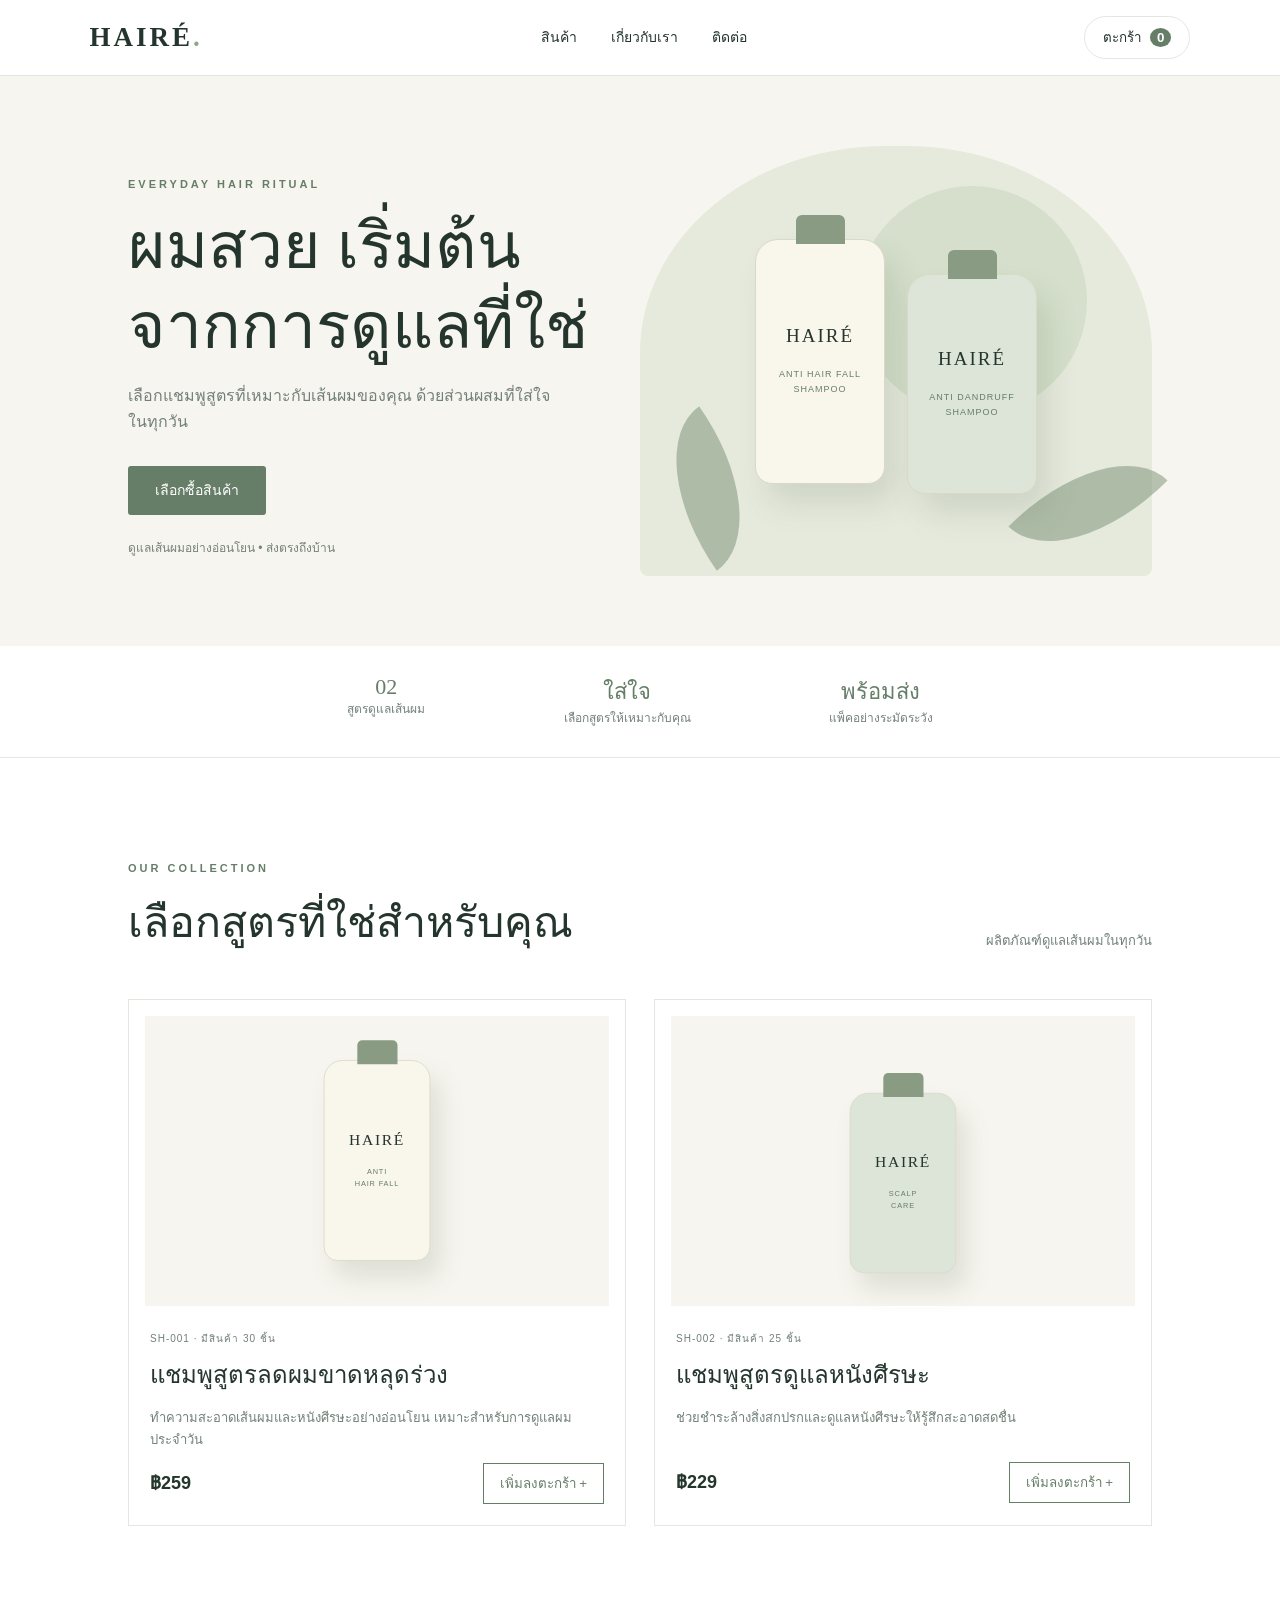
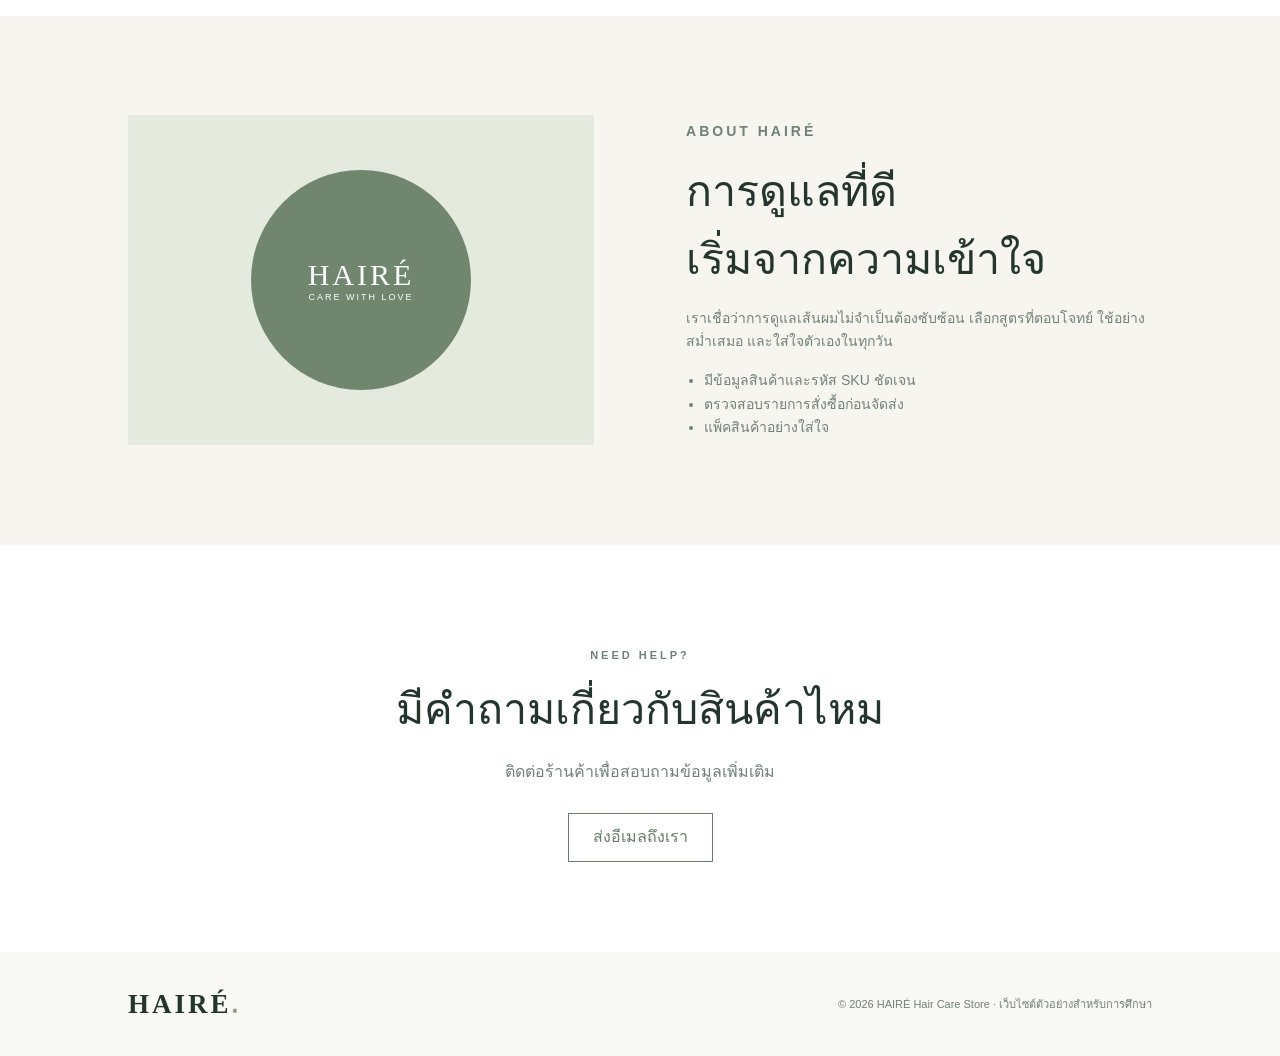
<file: index.html>
<!doctype html>
<html lang="th">
<head>
<meta charset="utf-8"><meta name="viewport" content="width=device-width,initial-scale=1">
<meta name="description" content="ร้านแชมพูดูแลเส้นผม เลือกสูตรที่เหมาะกับคุณ พร้อมบริการจัดส่ง">
<title>HAIRÉ — Hair Care Store</title>
<link rel="stylesheet" href="style.css">
</head>
<body>
<header class="topbar"><a class="brand" href="#">HAIRÉ<span>.</span></a><nav><a href="#products">สินค้า</a><a href="#about">เกี่ยวกับเรา</a><a href="#contact">ติดต่อ</a></nav><button class="cart-btn" id="cartOpen">ตะกร้า <b id="cartCount">0</b></button></header>
<main>
<section class="hero"><div class="hero-copy"><p class="eyebrow">EVERYDAY HAIR RITUAL</p><h1>ผมสวย เริ่มต้น<br>จากการดูแลที่ใช่</h1><p>เลือกแชมพูสูตรที่เหมาะกับเส้นผมของคุณ ด้วยส่วนผสมที่ใส่ใจในทุกวัน</p><a class="primary" href="#products">เลือกซื้อสินค้า</a><div class="hero-note">ดูแลเส้นผมอย่างอ่อนโยน • ส่งตรงถึงบ้าน</div></div><div class="hero-art"><div class="sun"></div><div class="bottle bottle-a"><span>HAIRÉ</span><small>ANTI HAIR FALL<br>SHAMPOO</small></div><div class="bottle bottle-b"><span>HAIRÉ</span><small>ANTI DANDRUFF<br>SHAMPOO</small></div><div class="leaf l1"></div><div class="leaf l2"></div></div></section>
<section class="benefits"><div><strong>02</strong><span>สูตรดูแลเส้นผม</span></div><div><strong>ใส่ใจ</strong><span>เลือกสูตรให้เหมาะกับคุณ</span></div><div><strong>พร้อมส่ง</strong><span>แพ็คอย่างระมัดระวัง</span></div></section>
<section class="products section" id="products"><div class="section-head"><div><p class="eyebrow">OUR COLLECTION</p><h2>เลือกสูตรที่ใช่สำหรับคุณ</h2></div><p>ผลิตภัณฑ์ดูแลเส้นผมในทุกวัน</p></div><div class="product-grid" id="productGrid"></div></section>
<section class="about section" id="about"><div class="about-art"><div class="about-circle">HAIRÉ<br><small>CARE WITH LOVE</small></div></div><div><p class="eyebrow">ABOUT HAIRÉ</p><h2>การดูแลที่ดี<br>เริ่มจากความเข้าใจ</h2><p>เราเชื่อว่าการดูแลเส้นผมไม่จำเป็นต้องซับซ้อน เลือกสูตรที่ตอบโจทย์ ใช้อย่างสม่ำเสมอ และใส่ใจตัวเองในทุกวัน</p><ul><li>มีข้อมูลสินค้าและรหัส SKU ชัดเจน</li><li>ตรวจสอบรายการสั่งซื้อก่อนจัดส่ง</li><li>แพ็คสินค้าอย่างใส่ใจ</li></ul></div></section>
<section class="contact section" id="contact"><p class="eyebrow">NEED HELP?</p><h2>มีคำถามเกี่ยวกับสินค้าไหม</h2><p>ติดต่อร้านค้าเพื่อสอบถามข้อมูลเพิ่มเติม</p><a class="outline" href="mailto:hello@haire.example">ส่งอีเมลถึงเรา</a></section>
</main>
<footer><a class="brand" href="#">HAIRÉ<span>.</span></a><p>© 2026 HAIRÉ Hair Care Store · เว็บไซต์ตัวอย่างสำหรับการศึกษา</p></footer>
<div class="overlay" id="overlay"></div><aside class="drawer" id="cartDrawer"><div class="drawer-head"><h3>ตะกร้าสินค้า</h3><button class="x" id="cartClose">×</button></div><div id="cartItems"></div><div class="cart-total"><span>ยอดรวม</span><strong id="cartTotal">฿0</strong></div><button class="primary wide" id="checkoutOpen">ดำเนินการสั่งซื้อ</button></aside>
<div class="modal" id="checkoutModal"><div class="modal-card"><button class="x modal-x" id="checkoutClose">×</button><p class="eyebrow">CHECKOUT</p><h2>ข้อมูลสำหรับจัดส่ง</h2><form id="checkoutForm"><label>ชื่อ-นามสกุล<input name="customer" required></label><label>เบอร์โทรศัพท์<input name="phone" inputmode="tel" required pattern="[0-9+() -]{9,15}"></label><label>ที่อยู่จัดส่ง<textarea name="address" rows="3" required></textarea></label><label>รหัสไปรษณีย์<input name="postcode" required pattern="[0-9]{5}" maxlength="5"></label><label>หมายเหตุ (ถ้ามี)<input name="note"></label><div class="checkout-summary" id="checkoutSummary"></div><button class="primary wide" type="submit">ยืนยันคำสั่งซื้อ</button><p class="tiny">ระบบจะบันทึกคำสั่งซื้อเมื่อเชื่อมต่อ Google Sheets แล้ว</p></form></div></div>
<div class="toast" id="toast"></div><script src="app.js"></script>
</body></html>
</file>
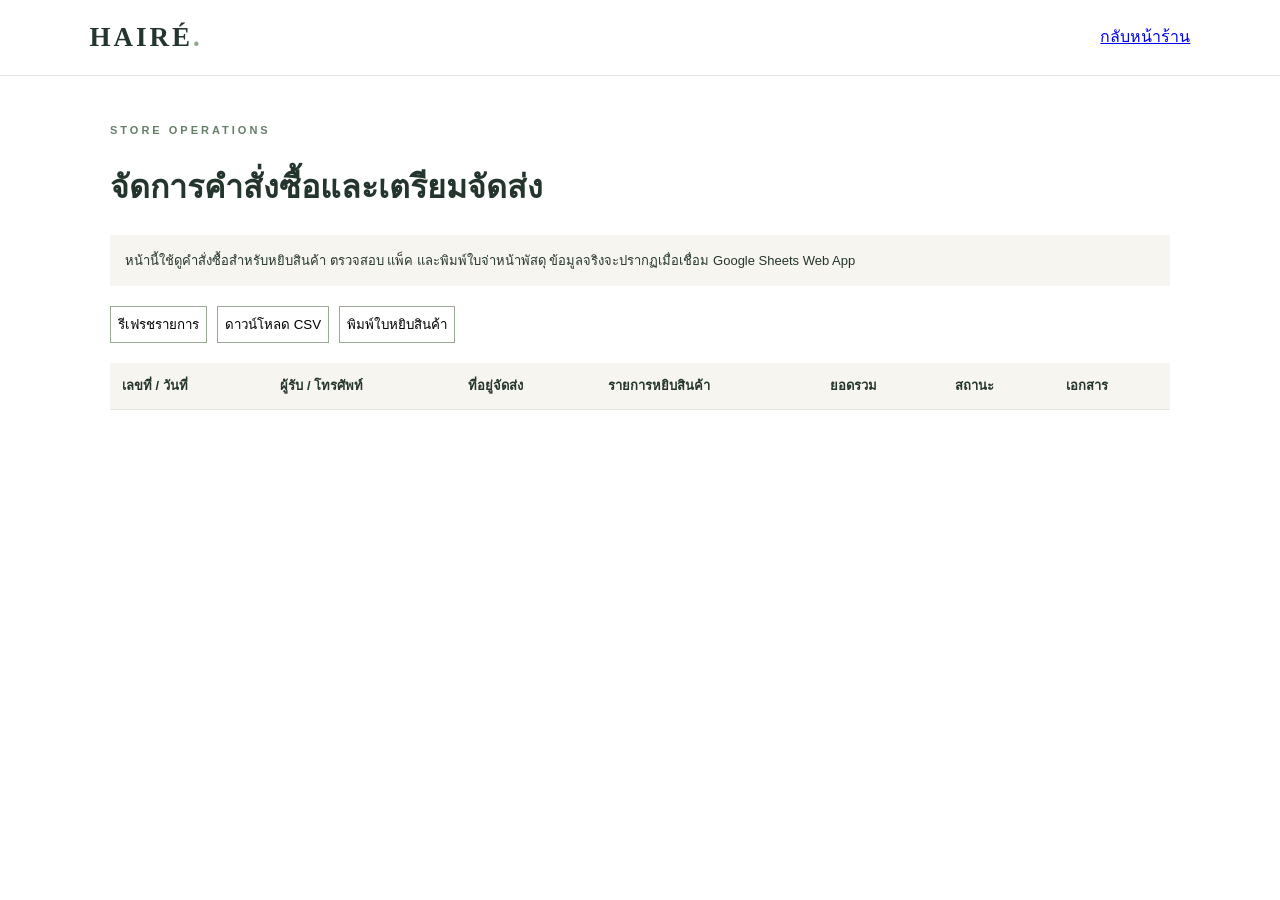
<file: admin.html>
<!doctype html><html lang="th"><head><meta charset="utf-8"><meta name="viewport" content="width=device-width,initial-scale=1"><title>HAIRÉ | จัดการคำสั่งซื้อ</title><link rel="stylesheet" href="style.css"><style>.admin{max-width:1100px;margin:45px auto;padding:0 20px}.admin table{width:100%;border-collapse:collapse;font-size:13px}.admin th,.admin td{padding:12px;border-bottom:1px solid #e4e7df;text-align:left;vertical-align:top}.admin th{background:#f7f5ef}.admin button,.admin select{padding:7px;border:1px solid #9aaa96;background:white}.admin .toolbar{display:flex;gap:10px;flex-wrap:wrap;margin:20px 0}.admin .notice{background:#f7f5ef;padding:15px;font-size:13px}.admin h1{font-family:Georgia}</style></head><body><header class="topbar"><a class="brand" href="index.html">HAIRÉ<span>.</span></a><a href="index.html">กลับหน้าร้าน</a></header><main class="admin"><p class="eyebrow">STORE OPERATIONS</p><h1>จัดการคำสั่งซื้อและเตรียมจัดส่ง</h1><div class="notice">หน้านี้ใช้ดูคำสั่งซื้อสำหรับหยิบสินค้า ตรวจสอบ แพ็ค และพิมพ์ใบจ่าหน้าพัสดุ ข้อมูลจริงจะปรากฏเมื่อเชื่อม Google Sheets Web App</div><div class="toolbar"><button onclick="loadOrders()">รีเฟรชรายการ</button><button onclick="exportCSV()">ดาวน์โหลด CSV</button><button onclick="printPicklist()">พิมพ์ใบหยิบสินค้า</button></div><div style="overflow:auto"><table><thead><tr><th>เลขที่ / วันที่</th><th>ผู้รับ / โทรศัพท์</th><th>ที่อยู่จัดส่ง</th><th>รายการหยิบสินค้า</th><th>ยอดรวม</th><th>สถานะ</th><th>เอกสาร</th></tr></thead><tbody id="rows"></tbody></table></div></main><script src="admin.js"></script></body></html>
</file>
<file: style.css>
:root{--ink:#24352d;--muted:#718078;--cream:#f7f5ef;--green:#667e68;--pale:#e8eee5;--line:#e4e7df;--white:#fff}*{box-sizing:border-box}html{scroll-behavior:smooth}body{margin:0;background:#fff;color:var(--ink);font-family:Arial,"Noto Sans Thai",sans-serif;line-height:1.65}.topbar{height:76px;padding:0 7%;display:flex;align-items:center;justify-content:space-between;border-bottom:1px solid var(--line);position:sticky;top:0;background:#ffffffed;backdrop-filter:blur(12px);z-index:5}.brand{font-family:Georgia,serif;font-size:27px;letter-spacing:3px;color:var(--ink);text-decoration:none;font-weight:bold}.brand span{color:#91a58c}.topbar nav{display:flex;gap:34px}.topbar nav a{color:var(--ink);text-decoration:none;font-size:14px}.cart-btn{border:1px solid var(--line);background:white;padding:10px 18px;border-radius:30px;color:var(--ink);cursor:pointer}.cart-btn b{background:var(--green);color:white;border-radius:50%;padding:2px 7px;margin-left:5px}.hero{min-height:570px;background:var(--cream);display:grid;grid-template-columns:1fr 1fr;padding:65px 10%;align-items:center;overflow:hidden}.eyebrow{font-size:11px;letter-spacing:3px;color:var(--green);font-weight:bold}.hero h1{font:clamp(42px,5vw,66px)/1.25 Georgia,serif;margin:14px 0}.hero-copy>p:not(.eyebrow){max-width:430px;color:var(--muted);margin-bottom:30px}.primary{display:inline-block;background:var(--green);color:white;text-decoration:none;border:0;padding:13px 27px;border-radius:3px;cursor:pointer;font-size:14px}.primary:hover{background:#4d6652}.hero-note{font-size:12px;color:var(--muted);margin-top:24px}.hero-art{height:430px;position:relative;background:#e6eadd;border-radius:48% 48% 8px 8px;display:flex;align-items:center;justify-content:center;gap:22px}.sun{position:absolute;width:230px;height:230px;border-radius:50%;background:#d5dfcb;top:40px;right:65px}.bottle{position:relative;z-index:1;width:130px;height:245px;border-radius:23px 23px 17px 17px;background:#f9f6ec;box-shadow:12px 20px 30px #53644a26;display:flex;flex-direction:column;align-items:center;justify-content:center;gap:20px;border:1px solid #d9d9ca}.bottle:before{content:"";position:absolute;width:49px;height:29px;background:#899b83;top:-25px;border-radius:6px 6px 0 0}.bottle span{font:19px Georgia;letter-spacing:2px}.bottle small{text-align:center;font-size:9px;letter-spacing:1px;color:#667e68}.bottle-b{height:220px;background:#dce5d7;margin-top:45px}.leaf{position:absolute;width:80px;height:145px;border-radius:100% 0 100% 0;background:#82977d;opacity:.55;transform:rotate(-35deg);bottom:15px;left:28px}.l2{left:auto;right:24px;transform:rotate(45deg);bottom:0}.benefits{display:flex;justify-content:center;gap:12%;padding:28px 5%;border-bottom:1px solid var(--line)}.benefits div{display:flex;flex-direction:column;text-align:center}.benefits strong{font:22px Georgia;color:var(--green)}.benefits span{font-size:12px;color:var(--muted)}.section{padding:90px 10%}.section-head{display:flex;justify-content:space-between;align-items:end;margin-bottom:35px}.section h2,.contact h2{font:clamp(30px,4vw,43px) Georgia,serif;margin:8px 0}.section-head>p{color:var(--muted);font-size:13px}.product-grid{display:grid;grid-template-columns:repeat(2,minmax(0,1fr));gap:28px}.product-card{border:1px solid var(--line);padding:16px}.product-visual{height:290px;background:var(--cream);display:flex;align-items:center;justify-content:center;position:relative}.product-visual .bottle{transform:scale(.82)}.product-info{padding:18px 5px 5px}.sku{font-size:10px;letter-spacing:1px;color:var(--muted)}.product-info h3{font:24px Georgia;margin:5px 0}.product-info p{font-size:13px;color:var(--muted);min-height:42px}.product-bottom{display:flex;justify-content:space-between;align-items:center}.price{font-weight:bold;font-size:18px}.add{border:1px solid var(--green);color:var(--green);background:white;padding:9px 16px;cursor:pointer}.add:hover{background:var(--green);color:white}.stock{font-size:11px;color:var(--muted)}.about{background:var(--cream);display:grid;grid-template-columns:1fr 1fr;gap:9%;align-items:center}.about-art{height:330px;background:#e5eadf;display:grid;place-items:center}.about-circle{width:220px;height:220px;border-radius:50%;background:#71866f;color:white;display:grid;place-content:center;text-align:center;font:30px Georgia;letter-spacing:3px}.about-circle small{font:9px Arial;letter-spacing:2px}.about p,.about li{color:var(--muted);font-size:14px}.about ul{padding-left:18px}.contact{text-align:center}.contact p{color:var(--muted)}.outline{display:inline-block;border:1px solid var(--green);color:var(--green);padding:10px 24px;text-decoration:none;margin-top:12px}footer{padding:30px 10%;display:flex;justify-content:space-between;align-items:center;background:#f8f8f4}footer p{font-size:11px;color:var(--muted)}.overlay{position:fixed;inset:0;background:#18241d66;z-index:8;display:none}.overlay.show{display:block}.drawer{position:fixed;right:-430px;top:0;width:min(420px,100%);height:100vh;background:white;z-index:9;padding:25px;transition:.25s;overflow:auto}.drawer.open{right:0}.drawer-head{display:flex;justify-content:space-between;align-items:center}.x{border:0;background:none;font-size:28px;cursor:pointer;color:var(--ink)}.cart-row{display:flex;justify-content:space-between;gap:15px;padding:16px 0;border-bottom:1px solid var(--line);font-size:13px}.qty button{border:1px solid var(--line);background:white;padding:2px 8px;cursor:pointer}.cart-total{display:flex;justify-content:space-between;padding:25px 0;font-size:17px}.wide{width:100%;text-align:center}.modal{position:fixed;inset:0;background:#18241d88;z-index:10;display:none;place-items:center;padding:16px}.modal.show{display:grid}.modal-card{background:white;padding:30px;width:min(480px,100%);max-height:92vh;overflow:auto;position:relative}.modal-x{position:absolute;right:17px;top:10px}.modal-card h2{font:30px Georgia;margin:0 0 20px}.modal form label{display:block;font-size:12px;margin:12px 0}.modal input,.modal textarea{display:block;width:100%;border:1px solid var(--line);padding:11px;margin-top:5px;font:14px Arial;border-radius:2px}.checkout-summary{background:var(--cream);padding:12px;margin:15px 0;font-size:13px}.tiny{font-size:10px;color:var(--muted);text-align:center}.toast{position:fixed;bottom:22px;left:50%;transform:translate(-50%,20px);background:var(--ink);color:white;padding:10px 20px;font-size:13px;opacity:0;transition:.2s;z-index:20}.toast.show{opacity:1;transform:translate(-50%,0)}@media(max-width:700px){.topbar{padding:0 5%;height:65px}.topbar nav{display:none}.hero{grid-template-columns:1fr;padding:50px 7%;gap:35px}.hero-art{height:330px}.benefits{gap:7%;padding:22px 3%}.benefits strong{font-size:17px}.benefits span{font-size:10px}.section{padding:60px 7%}.section-head{display:block}.product-grid{grid-template-columns:1fr;gap:18px}.product-visual{height:250px}.about{grid-template-columns:1fr}.about-art{height:260px}footer{display:block;text-align:center}footer p{margin-bottom:0}}
</file>
